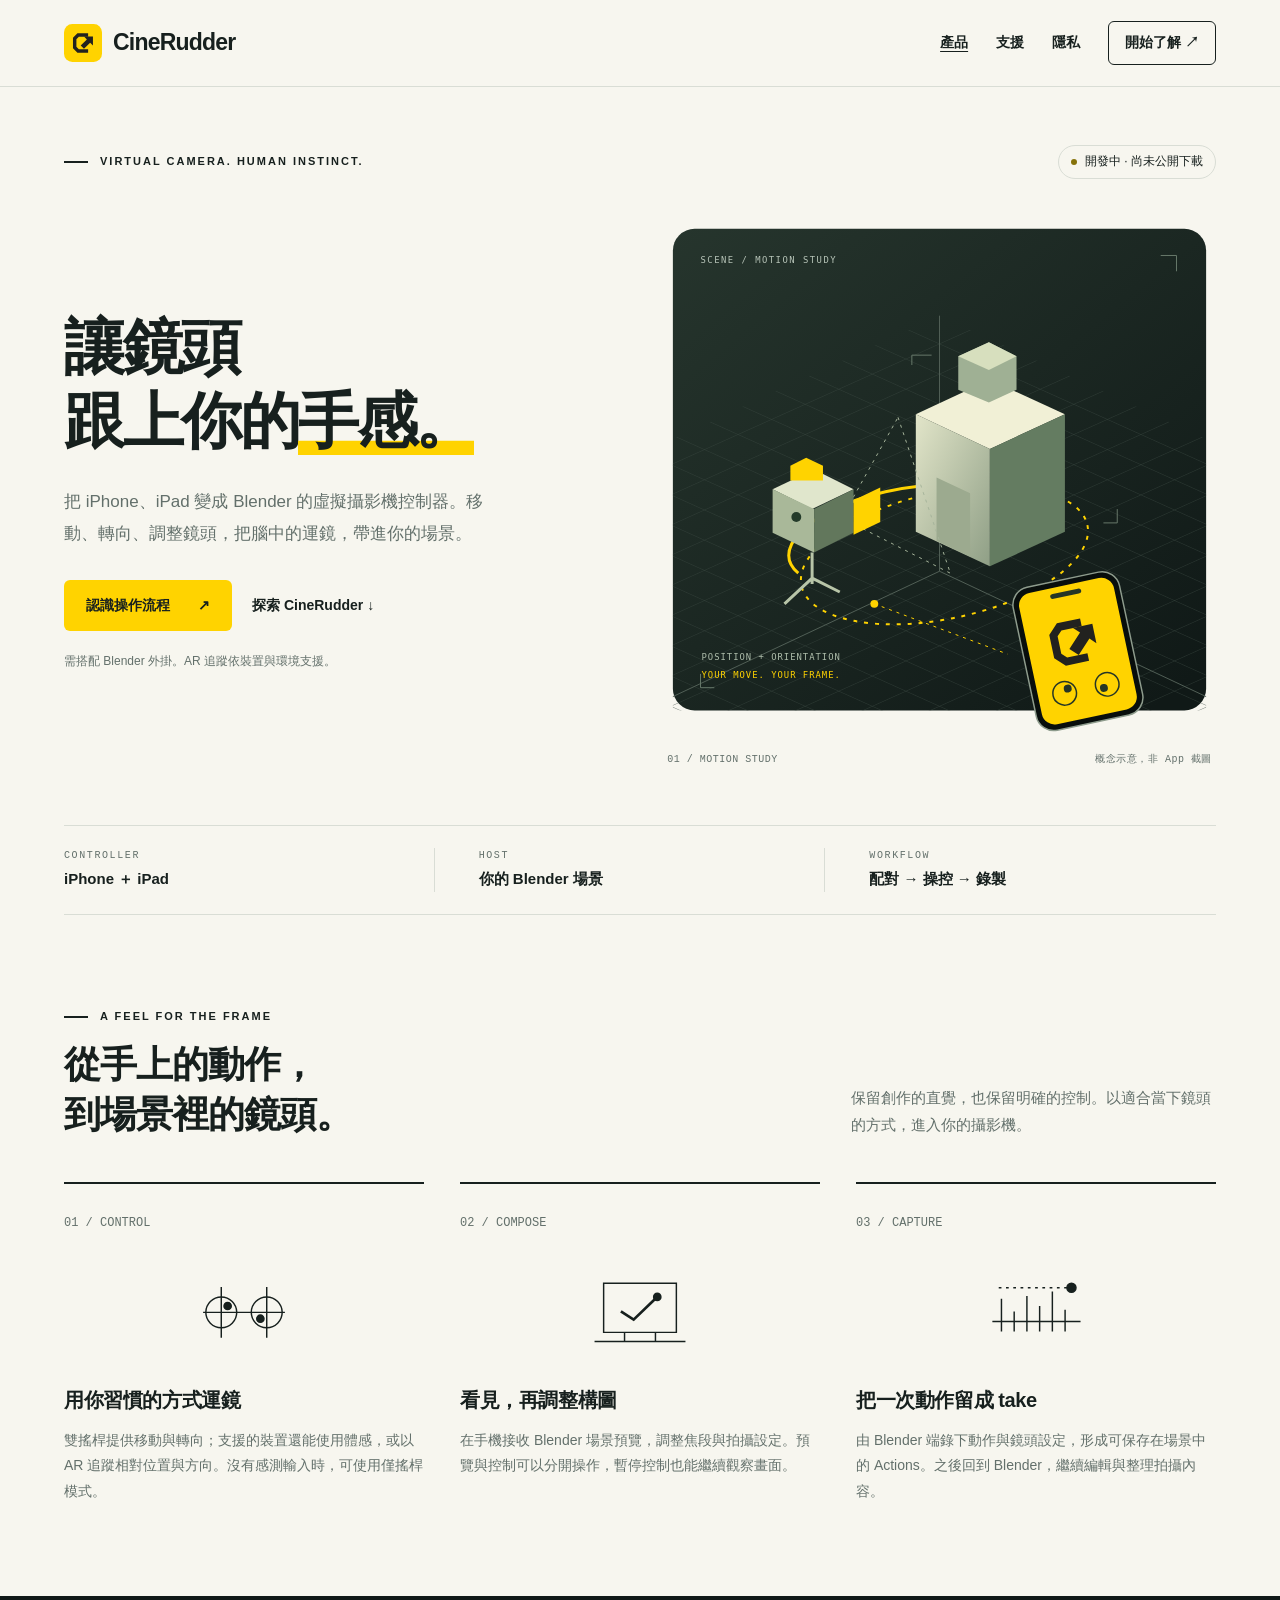
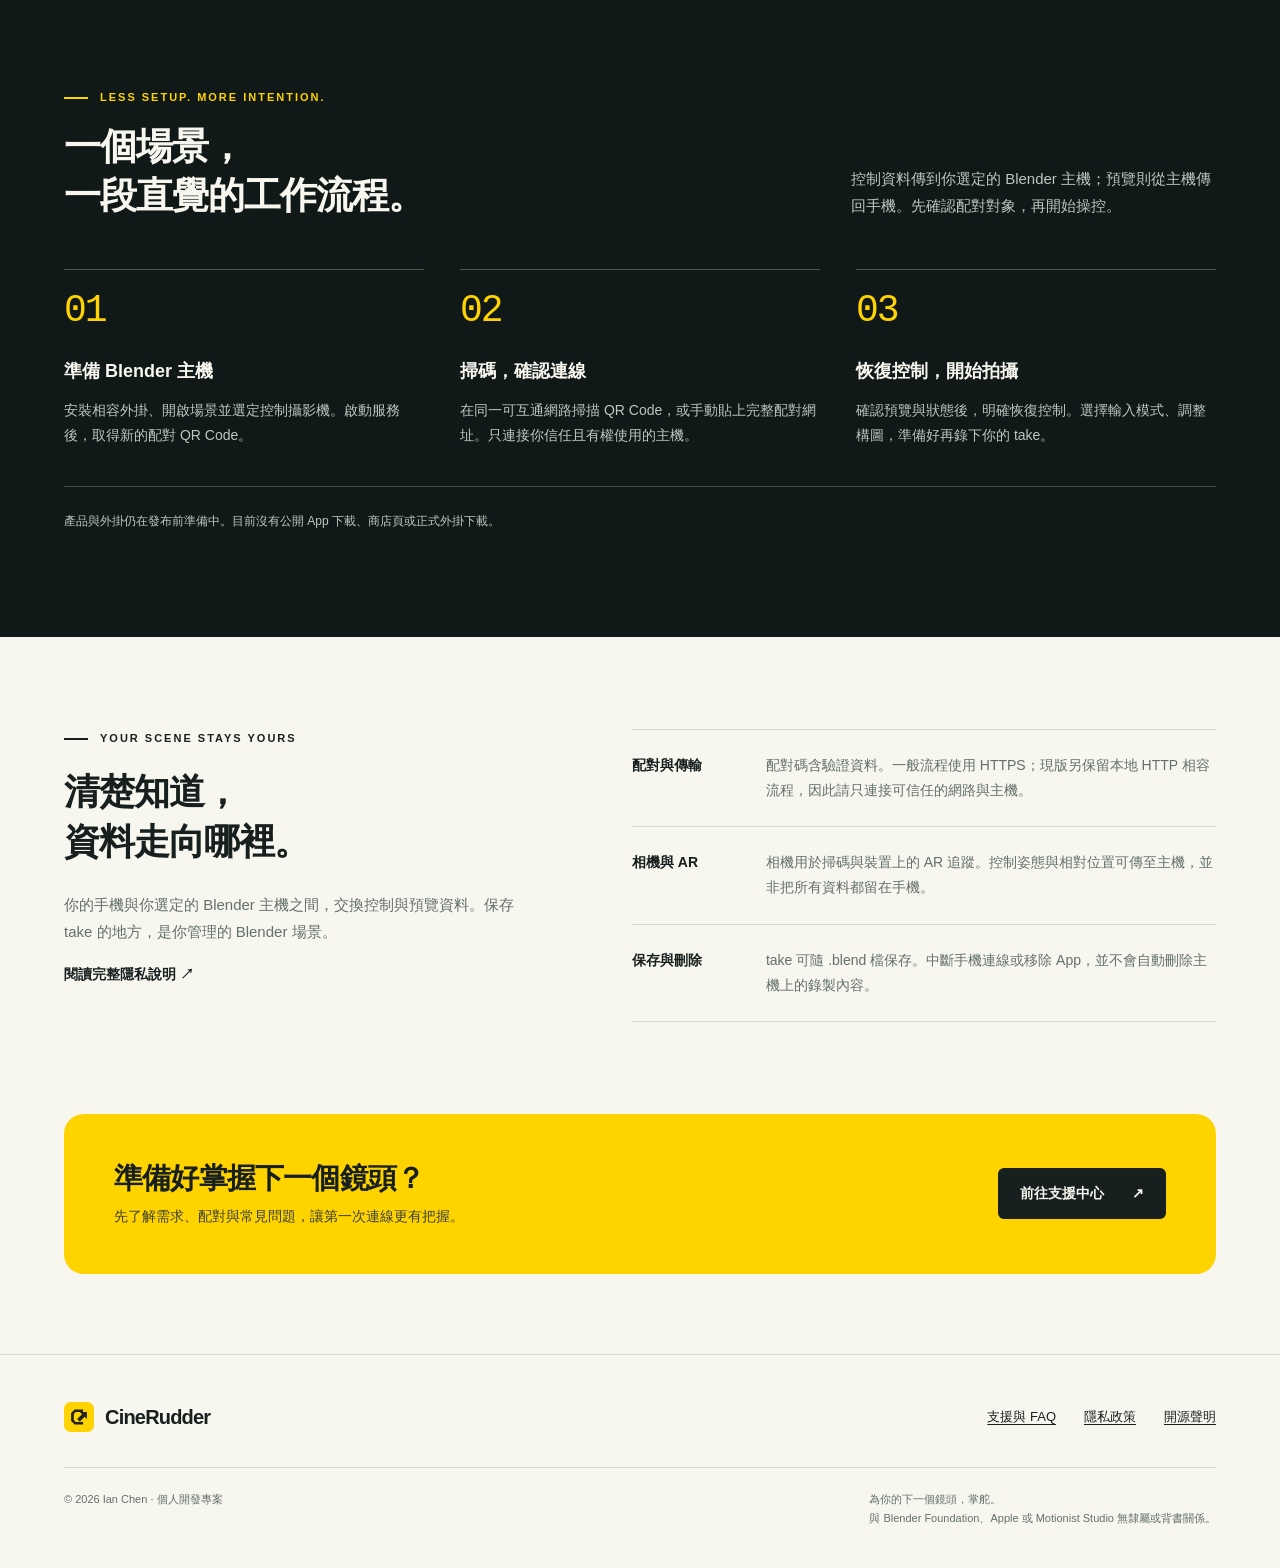
<file: index.html>
<!doctype html><html lang="zh-Hant"><head><meta charset="utf-8"><meta name="viewport" content="width=device-width,initial-scale=1"><meta name="theme-color" content="#ffd300"><meta name="description" content="CineRudder 將 iPhone 與 iPad 變成 Blender 虛擬攝影機控制器。了解開發中的產品、支援與隱私資訊。"><title>把運鏡交回你的手 — CineRudder</title><link rel="icon" href="assets/brand.svg" type="image/svg+xml"><link rel="stylesheet" href="assets/site.css"></head><body><a class="skip" href="#main">跳至主要內容</a><header class="topbar"><div class="wrap nav"><a class="brand" href="index.html"><img src="assets/brand.svg" width="38" height="38" alt="">CineRudder</a><nav class="navlinks" aria-label="主要導覽"><a href="index.html#experience" aria-current="page">產品</a><a href="support/">支援</a><a href="privacy/">隱私</a><a class="nav-cta" href="support/#start">開始了解 ↗</a></nav></div></header><main id="main" tabindex="-1"><section class="hero wrap"><div class="hero-top"><span class="eyebrow">Virtual camera. Human instinct.</span><span class="badge">開發中 · 尚未公開下載</span></div><div class="hero-grid"><div><h1>讓鏡頭<br>跟上你的<em>手感。</em></h1><p class="lead">把 iPhone、iPad 變成 Blender 的虛擬攝影機控制器。移動、轉向、調整鏡頭，把腦中的運鏡，帶進你的場景。</p><div class="actions"><a class="btn" href="support/#start">認識操作流程 <span aria-hidden="true">↗</span></a><a class="text-link" href="#experience">探索 CineRudder <span aria-hidden="true">↓</span></a></div><p class="small">需搭配 Blender 外掛。AR 追蹤依裝置與環境支援。</p></div><div class="hero-art"><img src="assets/motion-study.svg" width="560" height="530" alt="原創虛擬攝影機與手機動作路徑概念圖" style="display:block;width:100%;height:auto"><div class="art-caption"><span>01 / MOTION STUDY</span><span>概念示意，非 App 截圖</span></div></div></div><div class="spec-strip"><div><span>CONTROLLER</span><strong>iPhone ＋ iPad</strong></div><div><span>HOST</span><strong>你的 Blender 場景</strong></div><div><span>WORKFLOW</span><strong>配對 → 操控 → 錄製</strong></div></div></section><section class="section wrap" id="experience"><div class="section-head"><div><span class="eyebrow">A feel for the frame</span><h2>從手上的動作，<br>到場景裡的鏡頭。</h2></div><p>保留創作的直覺，也保留明確的控制。以適合當下鏡頭的方式，進入你的攝影機。</p></div><div class="feature-grid"><article class="feature"><span class="number">01 / CONTROL</span><svg viewBox="0 0 150 110" aria-hidden="true" fill="none" stroke="#17201e" stroke-width="1.6"><path d="M30 62h90m-70-28v56m50-56v56"/><circle cx="50" cy="62" r="17"/><circle cx="100" cy="62" r="17"/><circle cx="57" cy="55" r="4" fill="#17201e"/><circle cx="93" cy="69" r="4" fill="#17201e"/></svg><h3>用你習慣的方式運鏡</h3><p>雙搖桿提供移動與轉向；支援的裝置還能使用體感，或以 AR 追蹤相對位置與方向。沒有感測輸入時，可使用僅搖桿模式。</p></article><article class="feature"><span class="number">02 / COMPOSE</span><svg viewBox="0 0 150 110" aria-hidden="true" fill="none" stroke="#17201e" stroke-width="1.6"><path d="M35 30h80v54H35zM25 94h100M58 84v10m34-10v10"/><path d="M54 61l14 9 25-24" stroke-width="3"/><circle cx="94" cy="45" r="4" fill="#17201e"/></svg><h3>看見，再調整構圖</h3><p>在手機接收 Blender 場景預覽，調整焦段與拍攝設定。預覽與控制可以分開操作，暫停控制也能繼續觀察畫面。</p></article><article class="feature"><span class="number">03 / CAPTURE</span><svg viewBox="0 0 150 110" aria-hidden="true" fill="none" stroke="#17201e" stroke-width="1.6"><path d="M27 72h97M37 47v36m14-22v22m14-39v39m14-28v28m14-44v44m14-24v24"/><path d="M34 35h80" stroke-dasharray="3 5"/><circle cx="114" cy="35" r="5" fill="#17201e"/></svg><h3>把一次動作留成 take</h3><p>由 Blender 端錄下動作與鏡頭設定，形成可保存在場景中的 Actions。之後回到 Blender，繼續編輯與整理拍攝內容。</p></article></div></section><section class="section dark" id="workflow"><div class="wrap"><div class="section-head"><div><span class="eyebrow">Less setup. More intention.</span><h2>一個場景，<br>一段直覺的工作流程。</h2></div><p>控制資料傳到你選定的 Blender 主機；預覽則從主機傳回手機。先確認配對對象，再開始操控。</p></div><div class="workflow"><article class="step"><span class="count">01</span><h3>準備 Blender 主機</h3><p>安裝相容外掛、開啟場景並選定控制攝影機。啟動服務後，取得新的配對 QR Code。</p></article><article class="step"><span class="count">02</span><h3>掃碼，確認連線</h3><p>在同一可互通網路掃描 QR Code，或手動貼上完整配對網址。只連接你信任且有權使用的主機。</p></article><article class="step"><span class="count">03</span><h3>恢復控制，開始拍攝</h3><p>確認預覽與狀態後，明確恢復控制。選擇輸入模式、調整構圖，準備好再錄下你的 take。</p></article></div><p class="workflow-note">產品與外掛仍在發布前準備中。目前沒有公開 App 下載、商店頁或正式外掛下載。</p></div></section><section class="section wrap"><div class="split"><div><span class="eyebrow">Your scene stays yours</span><h2>清楚知道，<br>資料走向哪裡。</h2><p>你的手機與你選定的 Blender 主機之間，交換控制與預覽資料。保存 take 的地方，是你管理的 Blender 場景。</p><a class="text-link" href="privacy/">閱讀完整隱私說明 ↗</a></div><div class="info-list"><div class="info-row"><strong>配對與傳輸</strong><p>配對碼含驗證資料。一般流程使用 HTTPS；現版另保留本地 HTTP 相容流程，因此請只連接可信任的網路與主機。</p></div><div class="info-row"><strong>相機與 AR</strong><p>相機用於掃碼與裝置上的 AR 追蹤。控制姿態與相對位置可傳至主機，並非把所有資料都留在手機。</p></div><div class="info-row"><strong>保存與刪除</strong><p>take 可隨 .blend 檔保存。中斷手機連線或移除 App，並不會自動刪除主機上的錄製內容。</p></div></div></div></section><div class="wrap"><section class="support-banner"><div><h2>準備好掌握下一個鏡頭？</h2><p>先了解需求、配對與常見問題，讓第一次連線更有把握。</p></div><a class="btn" href="support/">前往支援中心 <span aria-hidden="true">↗</span></a></section></div></main><footer class="footer"><div class="wrap"><div class="footer-top"><a class="brand" href="index.html"><img src="assets/brand.svg" width="30" height="30" alt="">CineRudder</a><nav class="footer-links" aria-label="頁尾導覽"><a href="support/">支援與 FAQ</a><a href="privacy/">隱私政策</a><a href="open-source/">開源聲明</a></nav></div><div class="footer-bottom"><p>© 2026 Ian Chen · 個人開發專案</p><p>為你的下一個鏡頭，掌舵。<br>與 Blender Foundation、Apple 或 Motionist Studio 無隸屬或背書關係。</p></div></div></footer></body></html>
</file>
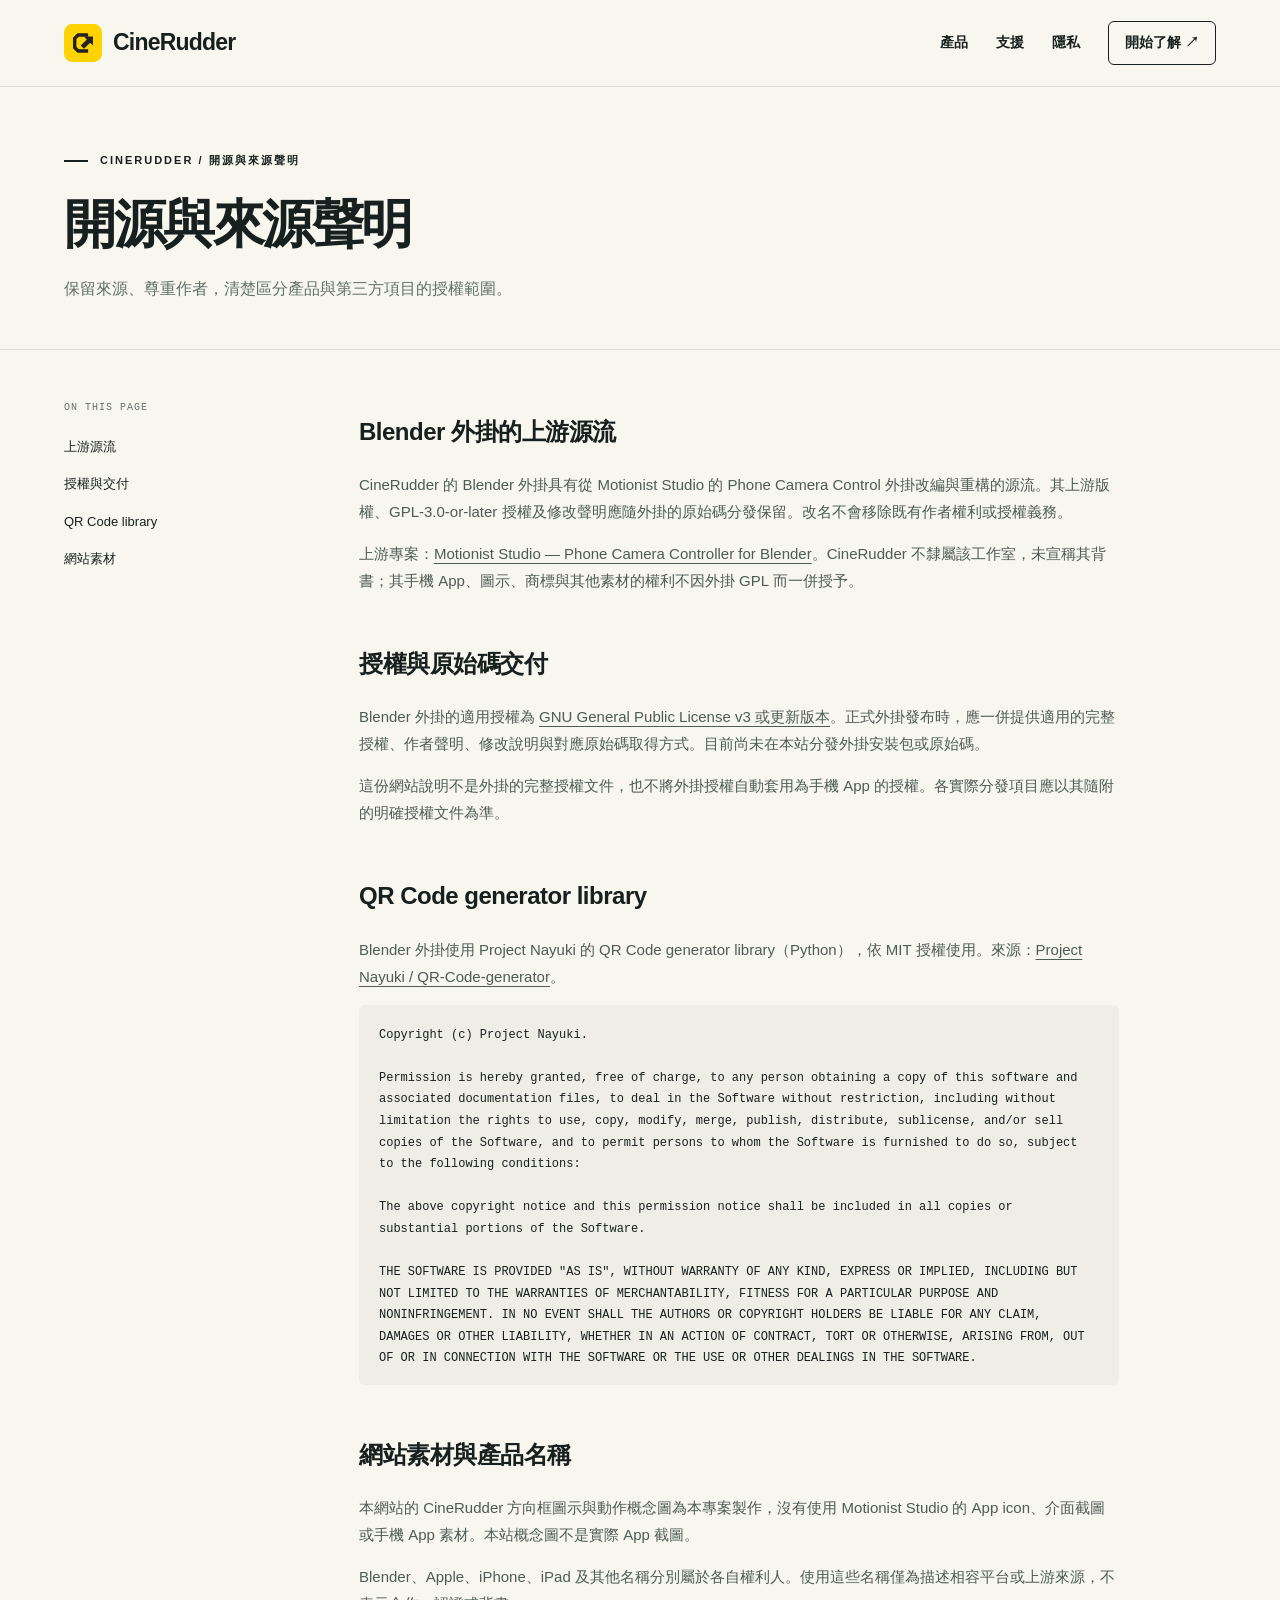
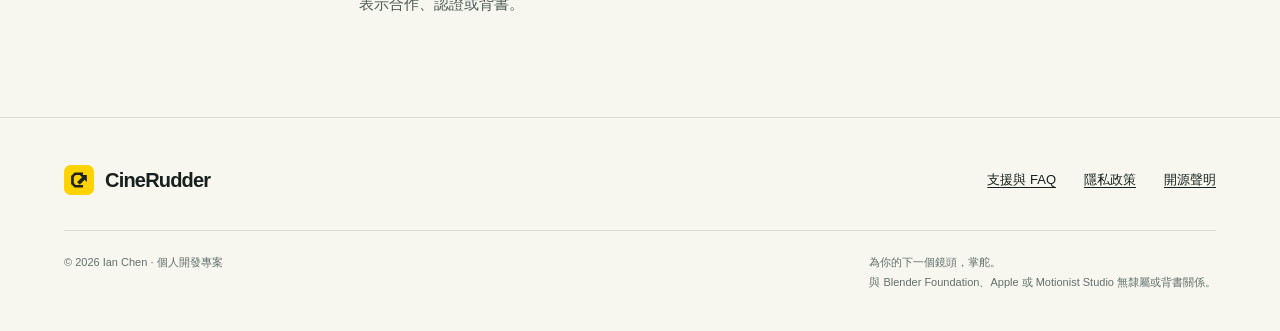
<file: open-source/index.html>
<!doctype html><html lang="zh-Hant"><head><meta charset="utf-8"><meta name="viewport" content="width=device-width,initial-scale=1"><meta name="theme-color" content="#ffd300"><meta name="description" content="CineRudder 將 iPhone 與 iPad 變成 Blender 虛擬攝影機控制器。了解開發中的產品、支援與隱私資訊。"><title>開源與來源聲明 — CineRudder</title><link rel="icon" href="../assets/brand.svg" type="image/svg+xml"><link rel="stylesheet" href="../assets/site.css"></head><body><a class="skip" href="#main">跳至主要內容</a><header class="topbar"><div class="wrap nav"><a class="brand" href="../index.html"><img src="../assets/brand.svg" width="38" height="38" alt="">CineRudder</a><nav class="navlinks" aria-label="主要導覽"><a href="../index.html#experience">產品</a><a href="../support/">支援</a><a href="../privacy/">隱私</a><a class="nav-cta" href="../support/#start">開始了解 ↗</a></nav></div></header><main id="main" tabindex="-1"><section class="doc-hero"><div class="wrap"><span class="eyebrow">CineRudder / 開源與來源聲明</span><h1>開源與來源聲明</h1><p>保留來源、尊重作者，清楚區分產品與第三方項目的授權範圍。</p></div></section><div class="wrap doc-grid"><nav class="toc" aria-label="本頁目錄"><span>ON THIS PAGE</span><a href="#lineage">上游源流</a><a href="#distribution">授權與交付</a><a href="#nayuki">QR Code library</a><a href="#website-assets">網站素材</a></nav><div class="prose"><h2 id="lineage">Blender 外掛的上游源流</h2><p>CineRudder 的 Blender 外掛具有從 Motionist Studio 的 Phone Camera Control 外掛改編與重構的源流。其上游版權、GPL-3.0-or-later 授權及修改聲明應隨外掛的原始碼分發保留。改名不會移除既有作者權利或授權義務。</p><p>上游專案：<a href="https://motionist.studio/phone-camera-controller-for-blender/">Motionist Studio — Phone Camera Controller for Blender</a>。CineRudder 不隸屬該工作室，未宣稱其背書；其手機 App、圖示、商標與其他素材的權利不因外掛 GPL 而一併授予。</p><h2 id="distribution">授權與原始碼交付</h2><p>Blender 外掛的適用授權為 <a href="https://www.gnu.org/licenses/gpl-3.0.html">GNU General Public License v3 或更新版本</a>。正式外掛發布時，應一併提供適用的完整授權、作者聲明、修改說明與對應原始碼取得方式。目前尚未在本站分發外掛安裝包或原始碼。</p><p>這份網站說明不是外掛的完整授權文件，也不將外掛授權自動套用為手機 App 的授權。各實際分發項目應以其隨附的明確授權文件為準。</p><h2 id="nayuki">QR Code generator library</h2><p>Blender 外掛使用 Project Nayuki 的 QR Code generator library（Python），依 MIT 授權使用。來源：<a href="https://github.com/nayuki/QR-Code-generator/blob/master/python/qrcodegen.py">Project Nayuki / QR-Code-generator</a>。</p><pre class="license-text" tabindex="0" aria-label="Project Nayuki MIT 授權全文">Copyright (c) Project Nayuki.

Permission is hereby granted, free of charge, to any person obtaining a copy of this software and associated documentation files, to deal in the Software without restriction, including without limitation the rights to use, copy, modify, merge, publish, distribute, sublicense, and/or sell copies of the Software, and to permit persons to whom the Software is furnished to do so, subject to the following conditions:

The above copyright notice and this permission notice shall be included in all copies or substantial portions of the Software.

THE SOFTWARE IS PROVIDED &quot;AS IS&quot;, WITHOUT WARRANTY OF ANY KIND, EXPRESS OR IMPLIED, INCLUDING BUT NOT LIMITED TO THE WARRANTIES OF MERCHANTABILITY, FITNESS FOR A PARTICULAR PURPOSE AND NONINFRINGEMENT. IN NO EVENT SHALL THE AUTHORS OR COPYRIGHT HOLDERS BE LIABLE FOR ANY CLAIM, DAMAGES OR OTHER LIABILITY, WHETHER IN AN ACTION OF CONTRACT, TORT OR OTHERWISE, ARISING FROM, OUT OF OR IN CONNECTION WITH THE SOFTWARE OR THE USE OR OTHER DEALINGS IN THE SOFTWARE.</pre><h2 id="website-assets">網站素材與產品名稱</h2><p>本網站的 CineRudder 方向框圖示與動作概念圖為本專案製作，沒有使用 Motionist Studio 的 App icon、介面截圖或手機 App 素材。本站概念圖不是實際 App 截圖。</p><p>Blender、Apple、iPhone、iPad 及其他名稱分別屬於各自權利人。使用這些名稱僅為描述相容平台或上游來源，不表示合作、認證或背書。</p></div></div></main><footer class="footer"><div class="wrap"><div class="footer-top"><a class="brand" href="../index.html"><img src="../assets/brand.svg" width="30" height="30" alt="">CineRudder</a><nav class="footer-links" aria-label="頁尾導覽"><a href="../support/">支援與 FAQ</a><a href="../privacy/">隱私政策</a><a href="../open-source/">開源聲明</a></nav></div><div class="footer-bottom"><p>© 2026 Ian Chen · 個人開發專案</p><p>為你的下一個鏡頭，掌舵。<br>與 Blender Foundation、Apple 或 Motionist Studio 無隸屬或背書關係。</p></div></div></footer></body></html>
</file>
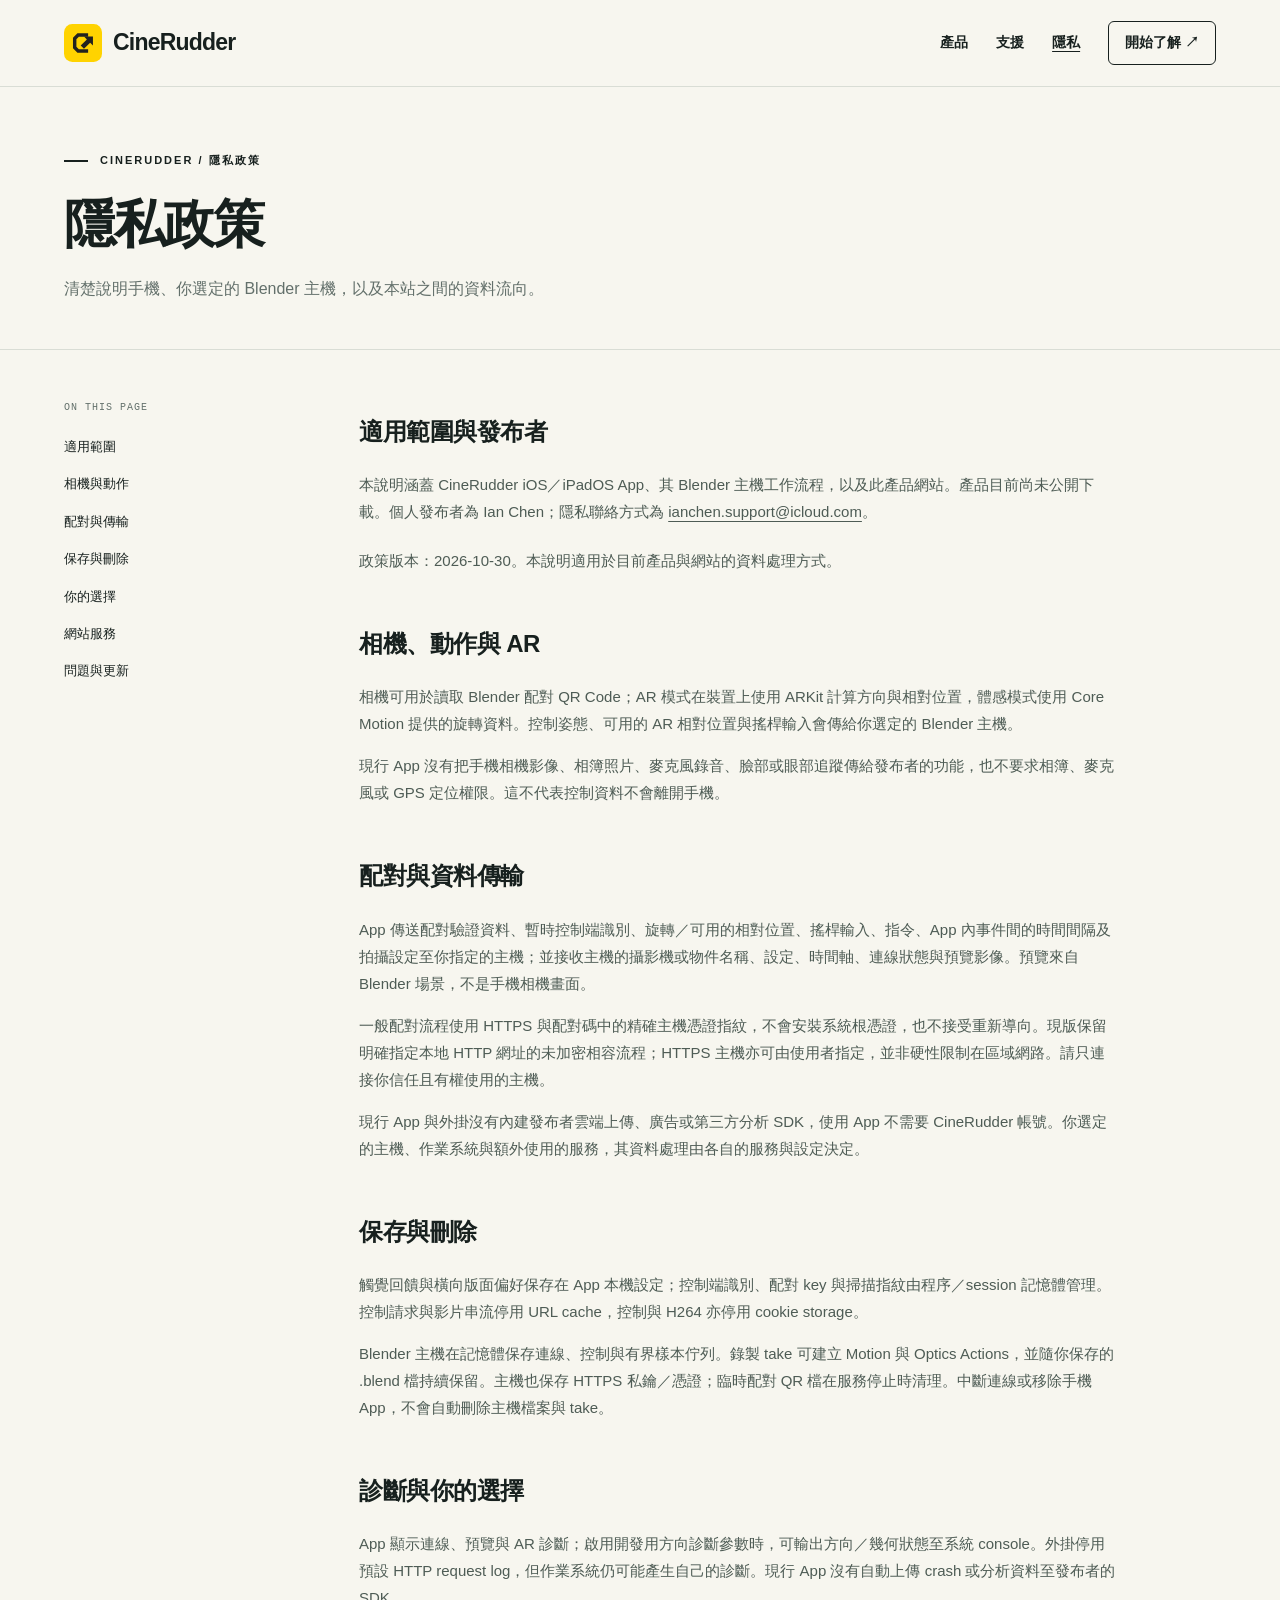
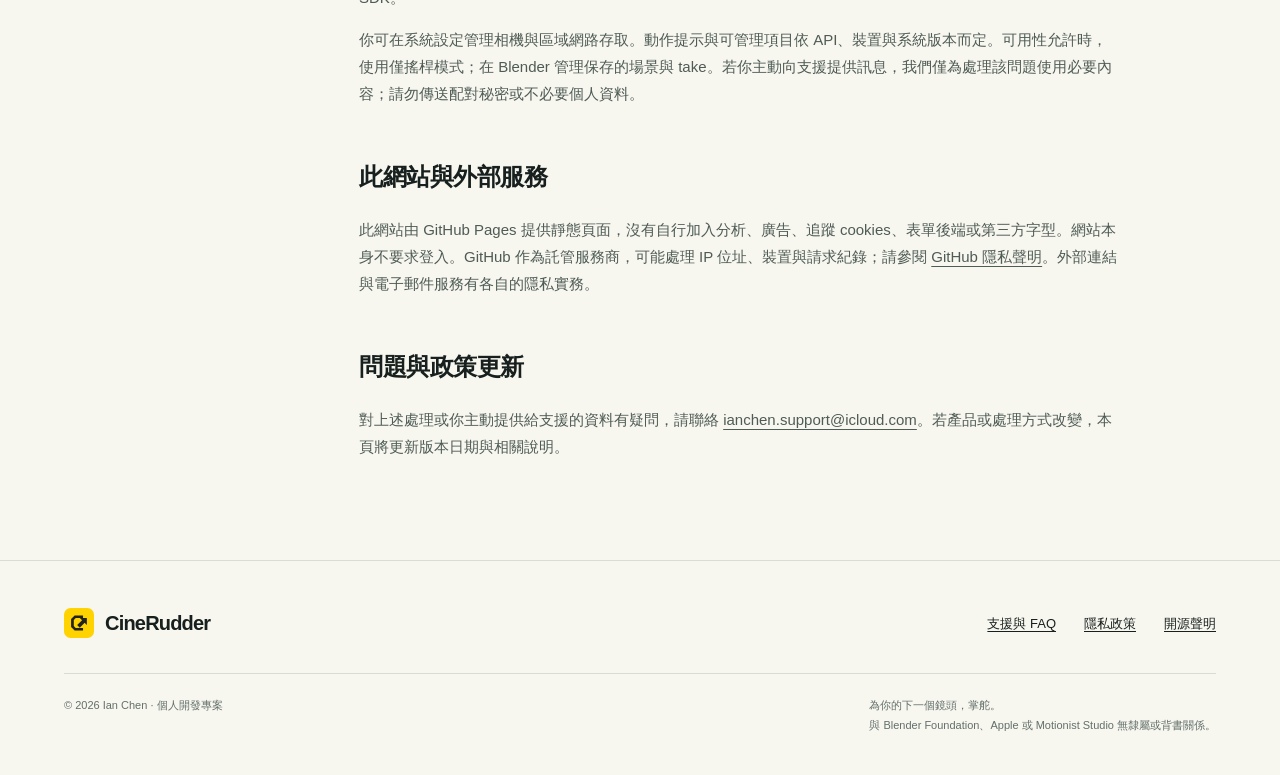
<file: privacy/index.html>
<!doctype html><html lang="zh-Hant"><head><meta charset="utf-8"><meta name="viewport" content="width=device-width,initial-scale=1"><meta name="theme-color" content="#ffd300"><meta name="description" content="CineRudder 將 iPhone 與 iPad 變成 Blender 虛擬攝影機控制器。了解開發中的產品、支援與隱私資訊。"><title>隱私政策 — CineRudder</title><link rel="icon" href="../assets/brand.svg" type="image/svg+xml"><link rel="stylesheet" href="../assets/site.css"></head><body><a class="skip" href="#main">跳至主要內容</a><header class="topbar"><div class="wrap nav"><a class="brand" href="../index.html"><img src="../assets/brand.svg" width="38" height="38" alt="">CineRudder</a><nav class="navlinks" aria-label="主要導覽"><a href="../index.html#experience">產品</a><a href="../support/">支援</a><a href="../privacy/" aria-current="page">隱私</a><a class="nav-cta" href="../support/#start">開始了解 ↗</a></nav></div></header><main id="main" tabindex="-1"><section class="doc-hero"><div class="wrap"><span class="eyebrow">CineRudder / 隱私政策</span><h1>隱私政策</h1><p>清楚說明手機、你選定的 Blender 主機，以及本站之間的資料流向。</p></div></section><div class="wrap doc-grid"><nav class="toc" aria-label="本頁目錄"><span>ON THIS PAGE</span><a href="#overview">適用範圍</a><a href="#camera">相機與動作</a><a href="#network">配對與傳輸</a><a href="#retention">保存與刪除</a><a href="#choices">你的選擇</a><a href="#website">網站服務</a><a href="#questions">問題與更新</a></nav><div class="prose"><h2 id="overview">適用範圍與發布者</h2><p>本說明涵蓋 CineRudder iOS／iPadOS App、其 Blender 主機工作流程，以及此產品網站。產品目前尚未公開下載。個人發布者為 Ian Chen；隱私聯絡方式為 <a href="mailto:ianchen.support@icloud.com">ianchen.support@icloud.com</a>。</p><p class="status-line">政策版本：2026-10-30。本說明適用於目前產品與網站的資料處理方式。</p><h2 id="camera">相機、動作與 AR</h2><p>相機可用於讀取 Blender 配對 QR Code；AR 模式在裝置上使用 ARKit 計算方向與相對位置，體感模式使用 Core Motion 提供的旋轉資料。控制姿態、可用的 AR 相對位置與搖桿輸入會傳給你選定的 Blender 主機。</p><p>現行 App 沒有把手機相機影像、相簿照片、麥克風錄音、臉部或眼部追蹤傳給發布者的功能，也不要求相簿、麥克風或 GPS 定位權限。這不代表控制資料不會離開手機。</p><h2 id="network">配對與資料傳輸</h2><p>App 傳送配對驗證資料、暫時控制端識別、旋轉／可用的相對位置、搖桿輸入、指令、App 內事件間的時間間隔及拍攝設定至你指定的主機；並接收主機的攝影機或物件名稱、設定、時間軸、連線狀態與預覽影像。預覽來自 Blender 場景，不是手機相機畫面。</p><p>一般配對流程使用 HTTPS 與配對碼中的精確主機憑證指紋，不會安裝系統根憑證，也不接受重新導向。現版保留明確指定本地 HTTP 網址的未加密相容流程；HTTPS 主機亦可由使用者指定，並非硬性限制在區域網路。請只連接你信任且有權使用的主機。</p><p>現行 App 與外掛沒有內建發布者雲端上傳、廣告或第三方分析 SDK，使用 App 不需要 CineRudder 帳號。你選定的主機、作業系統與額外使用的服務，其資料處理由各自的服務與設定決定。</p><h2 id="retention">保存與刪除</h2><p>觸覺回饋與橫向版面偏好保存在 App 本機設定；控制端識別、配對 key 與掃描指紋由程序／session 記憶體管理。控制請求與影片串流停用 URL cache，控制與 H264 亦停用 cookie storage。</p><p>Blender 主機在記憶體保存連線、控制與有界樣本佇列。錄製 take 可建立 Motion 與 Optics Actions，並隨你保存的 .blend 檔持續保留。主機也保存 HTTPS 私鑰／憑證；臨時配對 QR 檔在服務停止時清理。中斷連線或移除手機 App，不會自動刪除主機檔案與 take。</p><h2 id="choices">診斷與你的選擇</h2><p>App 顯示連線、預覽與 AR 診斷；啟用開發用方向診斷參數時，可輸出方向／幾何狀態至系統 console。外掛停用預設 HTTP request log，但作業系統仍可能產生自己的診斷。現行 App 沒有自動上傳 crash 或分析資料至發布者的 SDK。</p><p>你可在系統設定管理相機與區域網路存取。動作提示與可管理項目依 API、裝置與系統版本而定。可用性允許時，使用僅搖桿模式；在 Blender 管理保存的場景與 take。若你主動向支援提供訊息，我們僅為處理該問題使用必要內容；請勿傳送配對秘密或不必要個人資料。</p><h2 id="website">此網站與外部服務</h2><p>此網站由 GitHub Pages 提供靜態頁面，沒有自行加入分析、廣告、追蹤 cookies、表單後端或第三方字型。網站本身不要求登入。GitHub 作為託管服務商，可能處理 IP 位址、裝置與請求紀錄；請參閱 <a href="https://docs.github.com/en/site-policy/privacy-policies/github-general-privacy-statement">GitHub 隱私聲明</a>。外部連結與電子郵件服務有各自的隱私實務。</p><h2 id="questions">問題與政策更新</h2><p>對上述處理或你主動提供給支援的資料有疑問，請聯絡 <a href="mailto:ianchen.support@icloud.com">ianchen.support@icloud.com</a>。若產品或處理方式改變，本頁將更新版本日期與相關說明。</p></div></div></main><footer class="footer"><div class="wrap"><div class="footer-top"><a class="brand" href="../index.html"><img src="../assets/brand.svg" width="30" height="30" alt="">CineRudder</a><nav class="footer-links" aria-label="頁尾導覽"><a href="../support/">支援與 FAQ</a><a href="../privacy/">隱私政策</a><a href="../open-source/">開源聲明</a></nav></div><div class="footer-bottom"><p>© 2026 Ian Chen · 個人開發專案</p><p>為你的下一個鏡頭，掌舵。<br>與 Blender Foundation、Apple 或 Motionist Studio 無隸屬或背書關係。</p></div></div></footer></body></html>
</file>
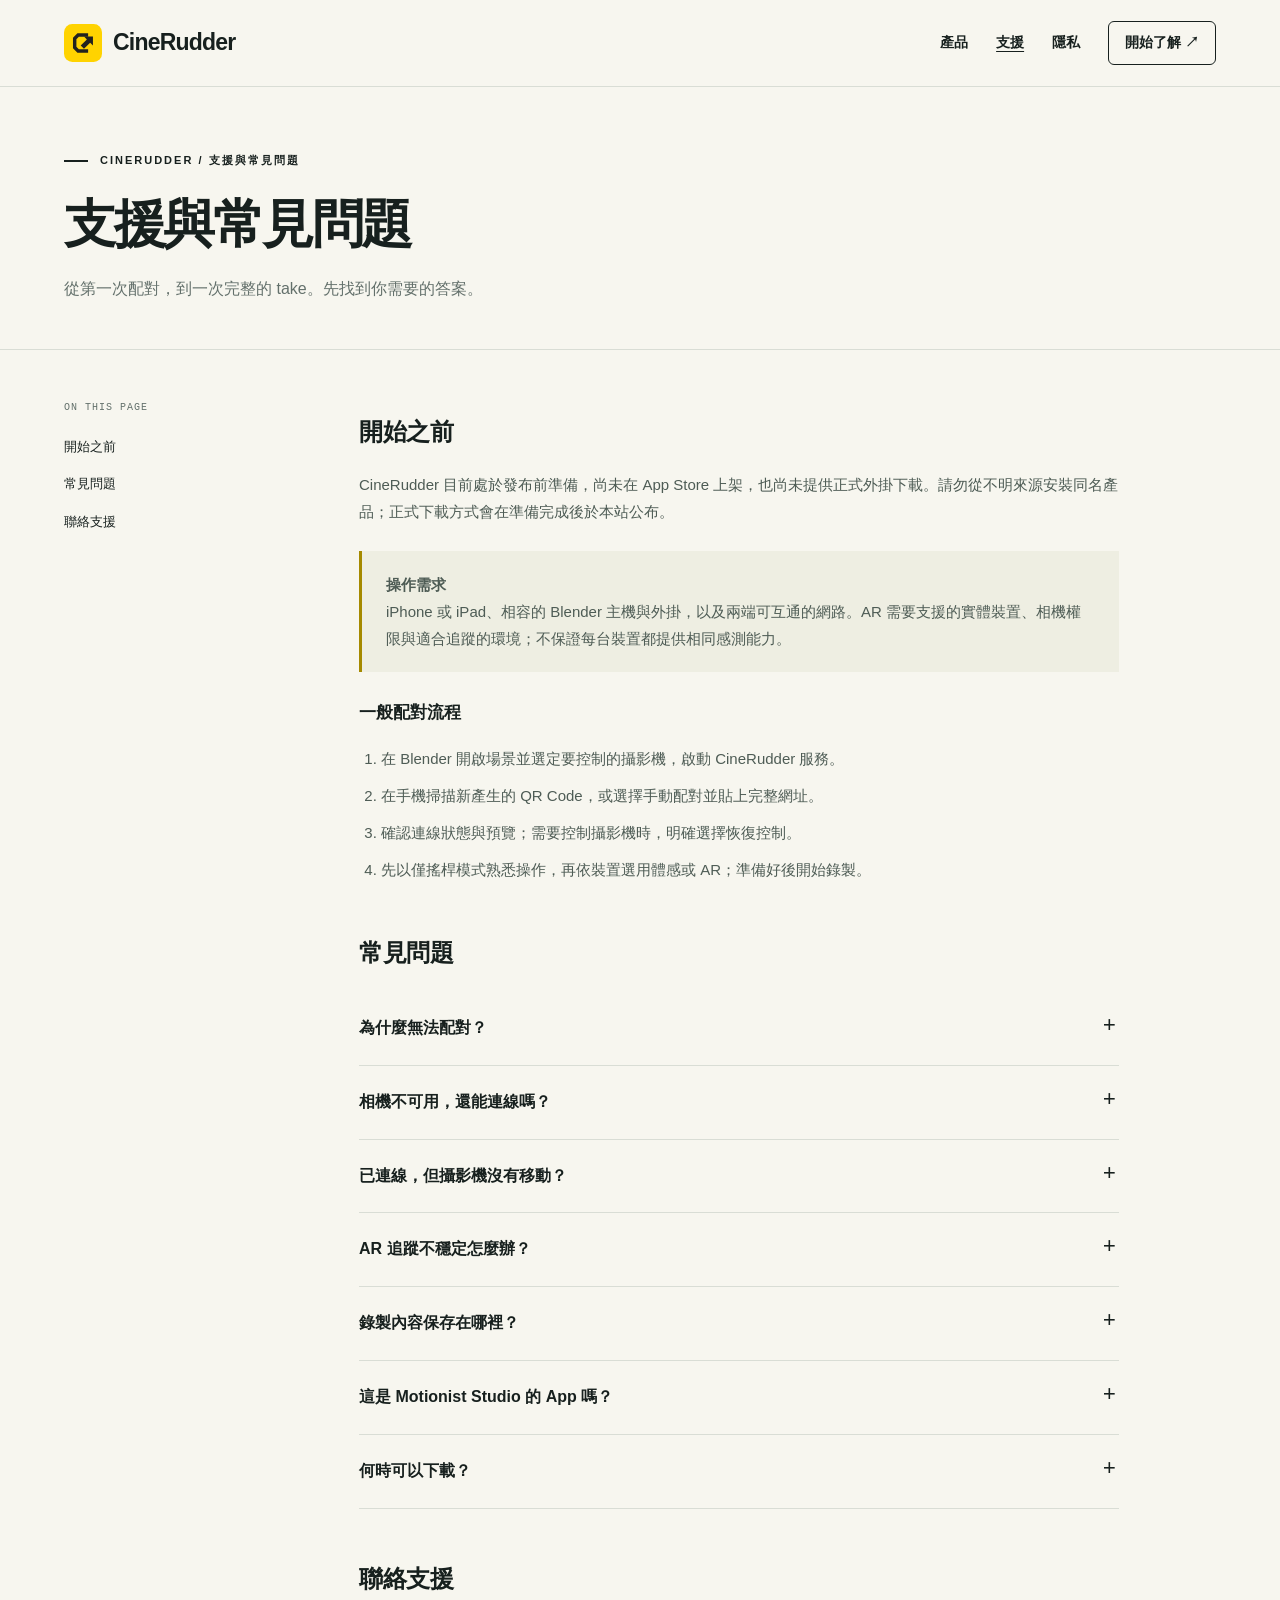
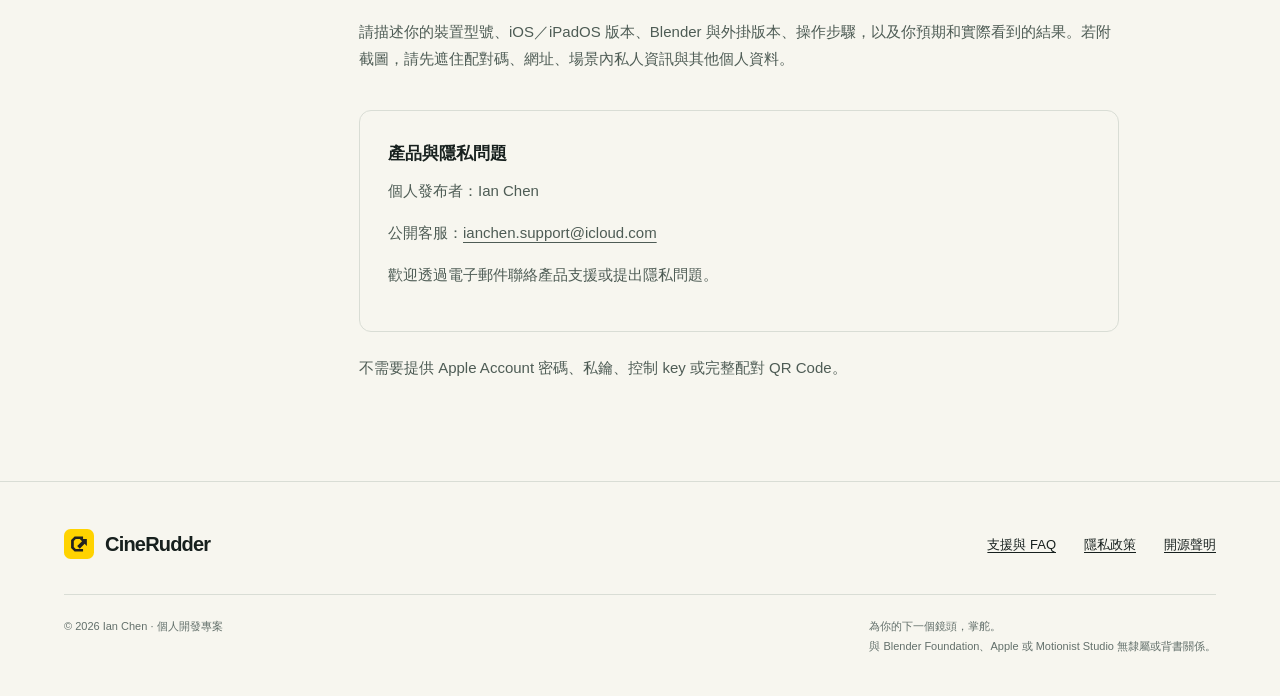
<file: support/index.html>
<!doctype html><html lang="zh-Hant"><head><meta charset="utf-8"><meta name="viewport" content="width=device-width,initial-scale=1"><meta name="theme-color" content="#ffd300"><meta name="description" content="CineRudder 將 iPhone 與 iPad 變成 Blender 虛擬攝影機控制器。了解開發中的產品、支援與隱私資訊。"><title>支援與常見問題 — CineRudder</title><link rel="icon" href="../assets/brand.svg" type="image/svg+xml"><link rel="stylesheet" href="../assets/site.css"></head><body><a class="skip" href="#main">跳至主要內容</a><header class="topbar"><div class="wrap nav"><a class="brand" href="../index.html"><img src="../assets/brand.svg" width="38" height="38" alt="">CineRudder</a><nav class="navlinks" aria-label="主要導覽"><a href="../index.html#experience">產品</a><a href="../support/" aria-current="page">支援</a><a href="../privacy/">隱私</a><a class="nav-cta" href="../support/#start">開始了解 ↗</a></nav></div></header><main id="main" tabindex="-1"><section class="doc-hero"><div class="wrap"><span class="eyebrow">CineRudder / 支援與常見問題</span><h1>支援與常見問題</h1><p>從第一次配對，到一次完整的 take。先找到你需要的答案。</p></div></section><div class="wrap doc-grid"><nav class="toc" aria-label="本頁目錄"><span>ON THIS PAGE</span><a href="#start">開始之前</a><a href="#faq">常見問題</a><a href="#contact">聯絡支援</a></nav><div class="prose"><h2 id="start">開始之前</h2><p>CineRudder 目前處於發布前準備，尚未在 App Store 上架，也尚未提供正式外掛下載。請勿從不明來源安裝同名產品；正式下載方式會在準備完成後於本站公布。</p><div class="callout"><p><strong>操作需求</strong><br>iPhone 或 iPad、相容的 Blender 主機與外掛，以及兩端可互通的網路。AR 需要支援的實體裝置、相機權限與適合追蹤的環境；不保證每台裝置都提供相同感測能力。</p></div><h3>一般配對流程</h3><ol><li>在 Blender 開啟場景並選定要控制的攝影機，啟動 CineRudder 服務。</li><li>在手機掃描新產生的 QR Code，或選擇手動配對並貼上完整網址。</li><li>確認連線狀態與預覽；需要控制攝影機時，明確選擇恢復控制。</li><li>先以僅搖桿模式熟悉操作，再依裝置選用體感或 AR；準備好後開始錄製。</li></ol><h2 id="faq">常見問題</h2><details><summary>為什麼無法配對？</summary><p>先確認 Blender 服務仍在執行、兩端網路可互通，並使用最新的配對碼。檢查 iOS 的區域網路權限、防火牆或網路隔離設定。不要公開完整配對網址、QR Code、token 或控制 key。</p></details><details><summary>相機不可用，還能連線嗎？</summary><p>可以使用手動配對，貼上 Blender 提供的完整配對網址。相機或 AR 不可用時，可依裝置使用僅搖桿模式。AR 的追蹤能力不能由模擬器或一般手機畫面替代。</p></details><details><summary>已連線，但攝影機沒有移動？</summary><p>確認已選定有效攝影機、設定同步完成，而且已明確恢復控制。暫停、預覽與斷線是不同狀態；預覽有畫面，不表示已允許攝影機移動。</p></details><details><summary>AR 追蹤不穩定怎麼辦？</summary><p>使用支援 AR 的實體裝置，在光線充足、有紋理的環境操作，避免遮住相機。追蹤狀態受限時先停止實體運鏡，確認狀態恢復；需要時改用搖桿。</p></details><details><summary>錄製內容保存在哪裡？</summary><p>Blender 端建立 Motion 與 Optics Actions，保存 .blend 檔後可持續保留。中斷連線不會自動刪除這些資料；請在 Blender 中自行管理場景與 take。</p></details><details><summary>這是 Motionist Studio 的 App 嗎？</summary><p>不是。CineRudder 不隸屬 Motionist Studio，也未宣稱其背書。Blender 外掛的既有上游源流與開源授權會如實保留；詳見開源聲明。</p></details><details><summary>何時可以下載？</summary><p>目前尚無已確認的公開發布日期。本站不提供未生效的下載按鈕；正式 App 與外掛的取得方式會在準備完成後更新。</p></details><h2 id="contact">聯絡支援</h2><p>請描述你的裝置型號、iOS／iPadOS 版本、Blender 與外掛版本、操作步驟，以及你預期和實際看到的結果。若附截圖，請先遮住配對碼、網址、場景內私人資訊與其他個人資料。</p><div class="contact-panel"><h3>產品與隱私問題</h3><p>個人發布者：Ian Chen</p><p>公開客服：<a href="mailto:ianchen.support@icloud.com">ianchen.support@icloud.com</a></p><p>歡迎透過電子郵件聯絡產品支援或提出隱私問題。</p></div><p class="status-line">不需要提供 Apple Account 密碼、私鑰、控制 key 或完整配對 QR Code。</p></div></div></main><footer class="footer"><div class="wrap"><div class="footer-top"><a class="brand" href="../index.html"><img src="../assets/brand.svg" width="30" height="30" alt="">CineRudder</a><nav class="footer-links" aria-label="頁尾導覽"><a href="../support/">支援與 FAQ</a><a href="../privacy/">隱私政策</a><a href="../open-source/">開源聲明</a></nav></div><div class="footer-bottom"><p>© 2026 Ian Chen · 個人開發專案</p><p>為你的下一個鏡頭，掌舵。<br>與 Blender Foundation、Apple 或 Motionist Studio 無隸屬或背書關係。</p></div></div></footer></body></html>
</file>
<file: assets/site.css>
:root{--ink:#17201e;--paper:#f7f6ef;--yellow:#ffd300;--muted:#63706b;--line:#d9ddd5;--dark:#101917;--light:#bdc7bf;--radius:20px;color-scheme:light}*{box-sizing:border-box}html{scroll-behavior:smooth;scroll-padding-top:105px}body{margin:0;background:var(--paper);color:var(--ink);font:16px/1.8 -apple-system,BlinkMacSystemFont,"Segoe UI","Noto Sans TC",sans-serif;-webkit-font-smoothing:antialiased}a{color:inherit;text-underline-offset:.25em}button,a,summary{-webkit-tap-highlight-color:transparent}a:focus-visible,summary:focus-visible{outline:3px solid #977100;outline-offset:5px;border-radius:4px}.skip{position:fixed;top:8px;left:16px;transform:translateY(-160%);padding:8px 18px;z-index:9;background:var(--yellow);font-weight:700}.skip:focus{transform:none}.wrap{max-width:1280px;margin:auto;padding-inline:64px}.topbar{position:sticky;top:0;z-index:5;background:#f7f6eff2;backdrop-filter:blur(16px);border-bottom:1px solid var(--line)}.nav{height:86px;display:flex;align-items:center;justify-content:space-between;gap:24px}.brand{display:flex;gap:11px;align-items:center;text-decoration:none;font-size:23px;font-weight:750;letter-spacing:-.8px;white-space:nowrap}.brand img{width:38px;height:38px}.navlinks{display:flex;gap:28px;align-items:center}.navlinks a{font-size:14px;text-decoration:none;font-weight:600;padding:9px 0}.navlinks a:hover,.navlinks a[aria-current]{text-decoration:underline}.navlinks .nav-cta{border:1px solid var(--ink);border-radius:6px;padding:8px 16px}.eyebrow{display:flex;gap:12px;align-items:center;font-size:11px;letter-spacing:2px;font-weight:750;text-transform:uppercase}.eyebrow:before{content:"";width:24px;height:2px;background:currentColor}.badge{display:inline-flex;align-items:center;gap:8px;font-size:12px;border:1px solid var(--line);border-radius:30px;padding:5px 12px}.badge:before{content:"";width:6px;height:6px;border-radius:50%;background:#86720a}.hero{padding-top:58px}.hero-top{display:flex;align-items:center;justify-content:space-between;gap:18px;margin-bottom:38px}.hero-grid{display:grid;grid-template-columns:1.03fr 1fr;gap:30px;align-items:center;padding-bottom:58px}h1,h2,h3,p{margin-top:0}h1{font-size:clamp(44px,4.8vw,68px);line-height:1.2;letter-spacing:-2.5px;font-weight:750;margin-bottom:28px}h1 em{font-style:normal;display:inline;box-shadow:inset 0 -.23em var(--yellow)}.lead{max-width:440px;color:var(--muted);font-size:17px;line-height:1.9;margin-bottom:30px}.actions{display:flex;flex-wrap:wrap;align-items:center;gap:20px}.btn{display:inline-flex;gap:28px;align-items:center;padding:13px 22px;border-radius:6px;background:var(--yellow);text-decoration:none;font-size:14px;font-weight:750;transition:background .15s,transform .15s}.btn:hover{background:#ecd000;transform:translateY(-2px)}.text-link{font-size:14px;font-weight:650;text-decoration:none}.text-link:hover{text-decoration:underline}.small{font-size:12px;color:var(--muted);margin:20px 0 0}.hero-art{min-width:0;position:relative}.hero-art svg{width:100%;height:auto;display:block}.art-caption{display:flex;justify-content:space-between;gap:12px;font:10px/1.5 ui-monospace,SFMono-Regular,monospace;letter-spacing:.5px;color:var(--muted);padding:12px 4px 0}.spec-strip{display:grid;grid-template-columns:1fr 1fr 1fr;border-top:1px solid var(--line);border-bottom:1px solid var(--line);padding:22px 0;gap:20px}.spec-strip div{display:flex;flex-direction:column;gap:2px;border-right:1px solid var(--line);padding-left:24px}.spec-strip div:first-child{padding-left:0}.spec-strip div:last-child{border:0}.spec-strip span{font:10px/1.5 ui-monospace,monospace;letter-spacing:1.6px;color:var(--muted)}.spec-strip strong{font-size:15px;font-weight:650}.section{padding-block:92px}.section-head{display:flex;align-items:flex-end;justify-content:space-between;gap:42px;margin-bottom:42px}.section-head h2{font-size:37px;line-height:1.35;letter-spacing:-1px;margin:14px 0 0}.section-head p{max-width:365px;color:var(--muted);font-size:15px;margin-bottom:2px}.feature-grid{display:grid;grid-template-columns:repeat(3,1fr);gap:36px}.feature{border-top:2px solid var(--ink);padding-top:23px}.feature .number{font:12px ui-monospace,monospace;color:var(--muted)}.feature svg{height:100px;width:100%;display:block;margin:20px 0 26px}.feature h3{font-size:20px;margin-bottom:10px;letter-spacing:-.4px}.feature p{font-size:14px;color:var(--muted);margin-bottom:0}.dark{background:var(--dark);color:var(--paper)}.dark .eyebrow{color:var(--yellow)}.dark .section-head p{color:var(--light)}.dark .section-head{margin-bottom:48px}.workflow{display:grid;grid-template-columns:repeat(3,1fr);gap:36px}.step{position:relative;border-top:1px solid #4b5751;padding-top:22px}.step .count{font:38px/1 ui-monospace,monospace;color:var(--yellow);font-weight:300;letter-spacing:-2px;display:block;margin-bottom:25px}.step h3{font-size:18px;margin-bottom:10px}.step p{font-size:14px;color:var(--light);margin-bottom:0}.workflow-note{margin-top:38px;padding-top:24px;border-top:1px solid #3f4c45;font-size:12px;color:var(--light)}.split{display:grid;grid-template-columns:.9fr 1.1fr;gap:90px}.split h2{font-size:36px;line-height:1.4;letter-spacing:-1px;margin:18px 0 24px}.split p{color:var(--muted);font-size:15px}.info-list{border-top:1px solid var(--line)}.info-row{display:grid;grid-template-columns:110px 1fr;gap:24px;border-bottom:1px solid var(--line);padding:23px 0;font-size:14px}.info-row strong{font-weight:650}.info-row p{margin:0;font-size:14px}.support-banner{background:var(--yellow);padding:44px 50px;border-radius:var(--radius);display:flex;gap:32px;align-items:center;justify-content:space-between;margin-bottom:80px}.support-banner h2{font-size:29px;letter-spacing:-.8px;margin-bottom:6px;line-height:1.4}.support-banner p{font-size:14px;margin:0;color:#3b4131}.support-banner a{white-space:nowrap;background:var(--ink);color:var(--paper)}.support-banner a:hover{background:#35403a}.footer{border-top:1px solid var(--line);padding:40px 0 28px}.footer-top{display:flex;justify-content:space-between;gap:32px;align-items:flex-start}.footer .brand{font-size:20px}.footer .brand img{width:30px;height:30px}.footer-links{display:flex;gap:28px;flex-wrap:wrap;font-size:13px}.footer-bottom{display:flex;justify-content:space-between;gap:24px;font-size:11px;color:var(--muted);border-top:1px solid var(--line);padding-top:22px;margin-top:28px}.doc-hero{padding:64px 0 45px;border-bottom:1px solid var(--line)}.doc-hero h1{font-size:52px;margin:22px 0 20px}.doc-hero p{max-width:680px;color:var(--muted);font-size:16px;margin-bottom:0}.doc-grid{display:grid;grid-template-columns:220px 1fr;gap:75px;padding-top:52px;padding-bottom:85px}.toc{font-size:13px;align-self:start;position:sticky;top:120px}.toc span{font:10px ui-monospace,monospace;letter-spacing:1px;color:var(--muted);display:block;margin-bottom:15px}.toc a{display:block;text-decoration:none;padding:7px 0}.toc a:hover{text-decoration:underline}.prose{max-width:760px;min-width:0}.prose h2{font-size:24px;letter-spacing:-.5px;margin:40px 0 18px;padding-top:8px}.prose h2:first-child{margin-top:0}.prose h3{font-size:17px;margin:26px 0 10px}.prose p,.prose li{font-size:15px;color:#4e5c55}.prose li{margin-bottom:10px}.prose ul,.prose ol{padding-left:22px}.prose a{overflow-wrap:anywhere}.callout{background:#eeeee2;border-left:3px solid #a58a00;padding:20px 24px;margin:26px 0}.callout p:last-child{margin-bottom:0}.prose details{border-bottom:1px solid var(--line);padding:0}.prose summary{cursor:pointer;list-style:none;font-size:16px;font-weight:650;padding:22px 30px 22px 0;position:relative}.prose summary:after{content:"+";position:absolute;right:3px;font:22px ui-monospace,monospace}.prose details[open] summary:after{content:"−"}.prose details p{padding-right:22px}.pending{color:#7c4000;background:#fff0cf;border:1px solid #e7bd75;border-radius:4px;padding:2px 7px;font-size:13px}.status-line{font-size:12px;color:var(--muted);margin-top:22px}.license-text{font:12px/1.8 ui-monospace,monospace;white-space:pre-wrap;overflow-wrap:anywhere;background:#eeeee7;padding:20px;border-radius:6px;max-height:380px;overflow:auto}.contact-panel{margin-top:38px;padding:28px;border:1px solid var(--line);border-radius:12px}.contact-panel h3{margin:0 0 8px}.not-found{padding:110px 0 140px}.not-found h1{font-size:80px}.not-found p{color:var(--muted)}
@media(min-width:1500px){.hero{padding-top:72px}.hero-grid{gap:58px}.hero-art{margin-right:-20px}}
@media(max-width:1000px){.wrap{padding-inline:32px}.hero-grid{gap:10px}h1{font-size:49px}.lead{font-size:15px}.hero-art{margin-right:-16px}.navlinks{gap:20px}.section{padding-block:68px}.split{gap:45px}.doc-grid{grid-template-columns:175px 1fr;gap:38px}.feature-grid,.workflow{gap:24px}.section-head h2{font-size:32px}}
@media(max-width:700px){html{scroll-padding-top:140px}.wrap{padding-inline:22px}.nav{height:auto;min-height:103px;flex-wrap:wrap;gap:7px;padding-top:14px;padding-bottom:12px}.brand{font-size:21px}.brand img{width:32px;height:32px}.navlinks{width:100%;gap:24px;justify-content:space-between}.navlinks a{font-size:12px;padding:6px 0}.navlinks .nav-cta{border:none;padding:6px 0}.hero{padding-top:29px}.hero-top{margin-bottom:28px;align-items:flex-start;gap:10px}.eyebrow{font-size:9px;letter-spacing:1.2px}.eyebrow:before{width:15px}.badge{font-size:10px;padding:3px 8px;white-space:nowrap}.hero-grid{grid-template-columns:1fr;padding-bottom:26px;gap:23px}h1{font-size:45px;line-height:1.22;letter-spacing:-1.8px;margin-bottom:21px}.lead{max-width:100%;font-size:15px;margin-bottom:25px}.small{font-size:11px;margin-top:17px}.hero-art{margin:0 -4px}.art-caption{font-size:8px}.actions{gap:20px}.btn{padding:12px 18px;font-size:13px}.spec-strip{gap:12px;padding:18px 0}.spec-strip div{padding-left:9px}.spec-strip strong{font-size:12px}.spec-strip span{font-size:8px;letter-spacing:.8px}.section{padding-block:52px}.section-head{display:block;margin-bottom:30px}.section-head h2{font-size:29px;margin:13px 0 20px}.section-head p{font-size:14px}.feature-grid,.workflow{grid-template-columns:1fr;gap:32px}.feature{display:grid;grid-template-columns:1fr 90px;gap:0 14px}.feature .number{grid-column:1;grid-row:1}.feature svg{grid-column:2;grid-row:1/4;margin:0;height:90px}.feature h3{grid-column:1;grid-row:2;margin-top:13px;font-size:19px}.feature p{grid-column:1/3;grid-row:4;margin-top:8px}.step{display:grid;grid-template-columns:50px 1fr;gap:0 20px}.step .count{grid-row:1/3;margin:3px 0 0;font-size:30px}.step h3{margin-bottom:8px}.step p{grid-column:2}.workflow-note{margin-top:28px}.split{grid-template-columns:1fr;gap:20px}.split h2{font-size:29px}.info-row{grid-template-columns:78px 1fr;gap:18px;padding:20px 0}.support-banner{padding:29px 25px;display:block;margin-bottom:46px;border-radius:12px}.support-banner h2{font-size:25px}.support-banner a{margin-top:24px}.footer{padding-top:28px}.footer-top,.footer-bottom{display:block}.footer-links{margin-top:24px;gap:24px}.footer-bottom p{margin-bottom:8px}.doc-hero{padding:38px 0 30px}.doc-hero h1{font-size:38px;margin-top:18px;letter-spacing:-1px}.doc-hero p{font-size:14px}.doc-grid{grid-template-columns:1fr;padding-top:28px;padding-bottom:50px;gap:30px}.toc{position:static;display:flex;flex-wrap:wrap;gap:4px 19px;border-bottom:1px solid var(--line);padding-bottom:20px}.toc span{width:100%;margin-bottom:6px}.toc a{font-size:12px;padding:3px 0}.prose h2{font-size:22px}.prose p,.prose li{font-size:14px}.prose summary{font-size:15px}.contact-panel{padding:21px}.not-found{padding:65px 0}}
@media(prefers-reduced-motion:reduce){html{scroll-behavior:auto}*,*:before,*:after{transition:none!important;animation:none!important}}

.brand{min-height:44px}.footer-links a{min-height:44px;display:inline-flex;align-items:center}@media(max-width:700px){.navlinks a{min-height:44px;display:inline-flex;align-items:center}.toc a{min-height:36px;display:inline-flex;align-items:center}}
</file>
